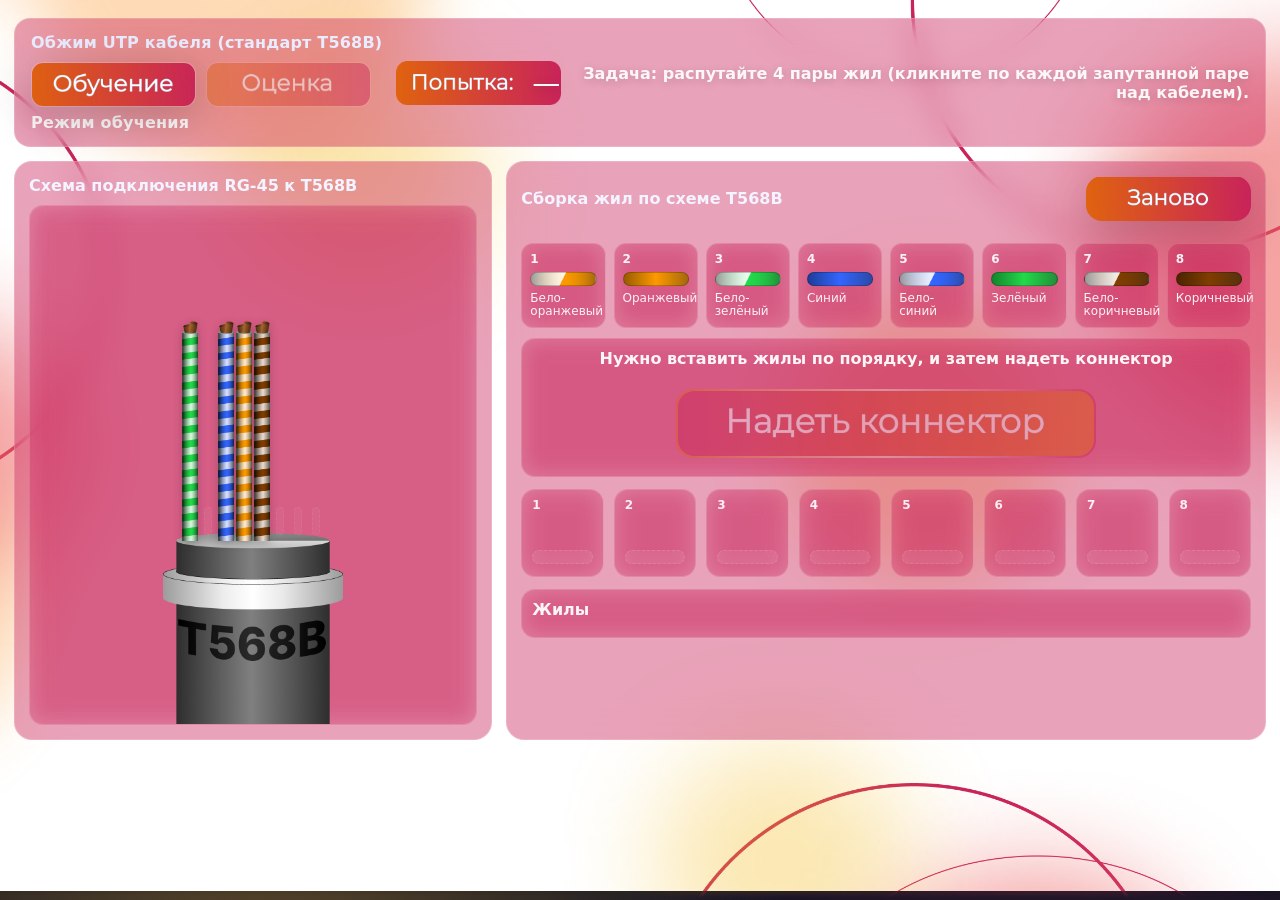
<file: Crimping UTP cable/index.html>
<!doctype html>
<html lang="ru">
  <head>
    <meta charset="utf-8" />
    <meta name="viewport" content="width=device-width, initial-scale=1" />
    <title>Обжим UTP (T568B) — мини-игра</title>
    <link rel="stylesheet" href="./styles.css" />
  </head>
  <body>
    <div id="app" class="app">
      <header class="topbar">
        <div class="topbar__left">
          <div class="title">Обжим UTP кабеля (стандарт Т568В)</div>
          <div class="modeSwitch">
            <button id="btnModeLearn" class="modeBtn modeBtn--learn modeBtn--active" type="button" aria-label="Обучение"></button>
            <button id="btnModeEvaluate" class="modeBtn modeBtn--eval" type="button" aria-label="Оценка" disabled></button>
          </div>
          <div id="modeText" class="subtitle">Режим обучения</div>
        </div>
        <div class="topbar__right">
          <div id="attemptText" class="attemptBadge" aria-label="Попытка">
            <div class="attemptBadge__value">
              <span id="attemptValue">—</span>
            </div>
          </div>
          <div id="statusText" class="status">—</div>
        </div>
      </header>

      <main class="layout">
        <section class="panel panel--cable">
          <div class="panel__title">Схема подключения RG-45 к T568B</div>
          <div class="cableStage" aria-label="кабель и жилы">
            <div class="assembly" id="assembly">
              <div class="assembly__wiresRow" id="assemblyWires" aria-label="жилы из кабеля"></div>
              <img
                id="assemblyConnector"
                class="assembly__connector"
                src="./Connector.png"
                alt="Коннектор RG-45"
                draggable="false"
                hidden
              />
              <div class="assembly__cableBlock">
                <div id="bundle" class="bundle" aria-hidden="true"></div>
                <img class="assembly__cable" src="./Cabel.png" alt="Кабель T568B" draggable="false" />
              </div>
            </div>
          </div>

          <div class="controls"></div>
        </section>

        <section class="panel panel--wire">
          <div class="panelHeader">
            <div class="panel__title">Сборка жил по схеме T568B</div>
            <button
              id="btnResetLearn"
              class="imgBtn imgBtn--restart"
              type="button"
              aria-label="Заново"
              title="Заново"
            ></button>
          </div>

          <div id="legend" class="legend" aria-label="подсказки (обучение)"></div>

          <div class="connectorArea">
            <div id="connectorHintText" class="connectorHint">Нужно вставить жилы по порядку, и затем надеть коннектор</div>
            <button
              id="btnAttach"
              class="imgBtn imgBtn--attach"
              type="button"
              aria-label="Надеть коннектор"
              title="Надеть коннектор"
              disabled
            ></button>
          </div>

          <div id="slots" class="slots" aria-label="места для жил"></div>

          <div class="paletteWrap">
            <div class="paletteTitle">Жилы</div>
            <div id="palette" class="palette palette--grid" aria-label="жилы для перетаскивания"></div>
          </div>

          <div id="failBox" class="failBox" role="alert" hidden>
            <div class="failBox__title">Попытка не зачтена</div>
            <div id="failReason" class="failBox__reason">—</div>
            <div class="failBox__actions">
              <button id="btnRetry" class="imgBtn imgBtn--retry" type="button" aria-label="Повторить попытку" title="Повторить попытку"></button>
              <button id="btnBackToLearn" class="imgBtn imgBtn--return" type="button" aria-label="Вернуться в обучение" title="Вернуться в обучение"></button>
            </div>
          </div>
        </section>
      </main>
    </div>

    <div id="dragLayer" class="dragLayer" aria-hidden="true"></div>
    <script src="./app.js" defer></script>
  </body>
</html>
</file>
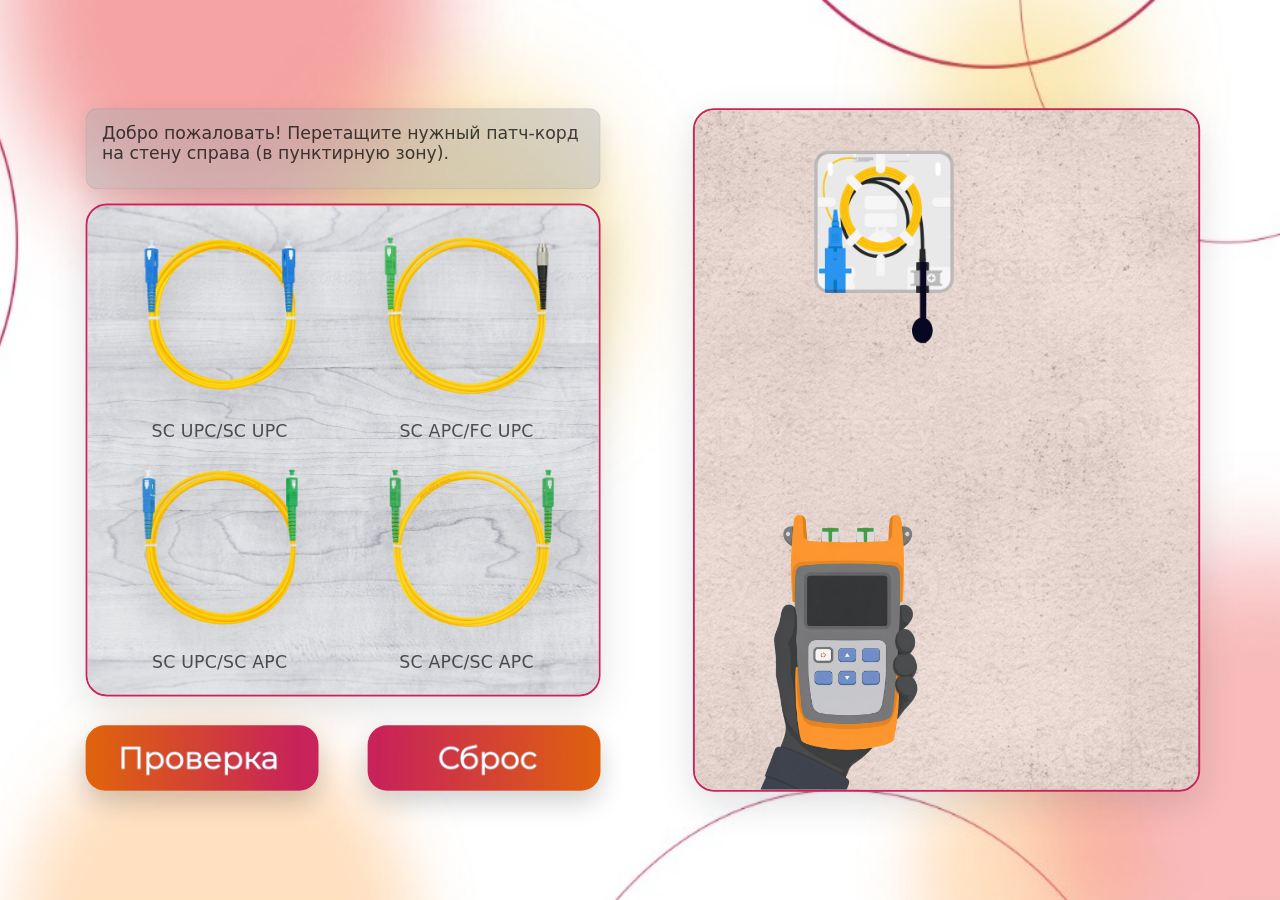
<file: game2/index.html>
<!doctype html>
<html lang="ru">
  <head>
    <meta charset="UTF-8" />
    <meta name="viewport" content="width=device-width, initial-scale=1.0" />
    <title>Оптический тренажёр — прототип</title>
    <link rel="stylesheet" href="./style.css" />
  </head>
  <body>
    <main class="game" aria-label="Браузерная игра-тренажёр">
      <div class="frame" aria-label="Игровое поле 1280 на 800">

        <div class="info" aria-label="Окно сообщений">
          <output class="status" aria-live="polite" aria-atomic="true"></output>
        </div>

        <div class="table" aria-label="Стол">
          <img class="table__img" src="./assets/table.png" alt="" />

          <div class="cord-grid" role="list" aria-label="Варианты патч-кордов">
            <div class="cord-item" role="listitem">
              <button
                class="cord"
                type="button"
                data-cord-id="sc-upc_sc-upc"
                data-label="SC UPC/SC UPC"
                aria-label="Патч-корд SC UPC/SC UPC"
              >
                <img src="./assets/cord_sc-upc_sc-upc.png" alt="" draggable="false" />
              </button>
              <div class="cord-label">SC UPC/SC UPC</div>
            </div>

            <div class="cord-item" role="listitem">
              <button
                class="cord"
                type="button"
                data-cord-id="sc-apc_fc-upc"
                data-label="SC APC/FC UPC"
                aria-label="Патч-корд SC APC/FC UPC"
              >
                <img src="./assets/cord_sc-apc_fc-upc.png" alt="" draggable="false" />
              </button>
              <div class="cord-label">SC APC/FC UPC</div>
            </div>

            <div class="cord-item" role="listitem">
              <button
                class="cord"
                type="button"
                data-cord-id="sc-upc_sc-apc"
                data-label="SC UPC/SC APC"
                aria-label="Патч-корд SC UPC/SC APC"
              >
                <img src="./assets/cord_sc-upc_sc-apc.png" alt="" draggable="false" />
              </button>
              <div class="cord-label">SC UPC/SC APC</div>
            </div>

            <div class="cord-item" role="listitem">
              <button
                class="cord"
                type="button"
                data-cord-id="sc-apc_sc-apc"
                data-label="SC APC/SC APC"
                aria-label="Патч-корд SC APC/SC APC"
              >
                <img src="./assets/cord_sc-apc_sc-apc.png" alt="" draggable="false" />
              </button>
              <div class="cord-label">SC APC/SC APC</div>
            </div>
          </div>
        </div>

        <div class="controls" aria-label="Кнопки управления">
          <button class="ui-btn ui-btn--check" type="button" data-action="check">Проверка</button>
          <button class="ui-btn ui-btn--reset" type="button" data-action="reset">Сброс</button>
        </div>

        <div class="wall" aria-label="Стена">
          <img class="wall__img" src="./assets/wall.png" alt="" />
          <img class="socket" src="./assets/socket.png" alt="Абонентская розетка" />
          <img class="meter" src="./assets/meter.png" alt="Измеритель мощности" />

          <div class="wall__placed" aria-hidden="true"></div>

          <div class="dropzone dropzone--wall" data-zone="wall" aria-label="Зона для патч-корда"></div>
        </div>
      </div>
    </main>

    <script src="./script.js"></script>
  </body>
</html>
</file>
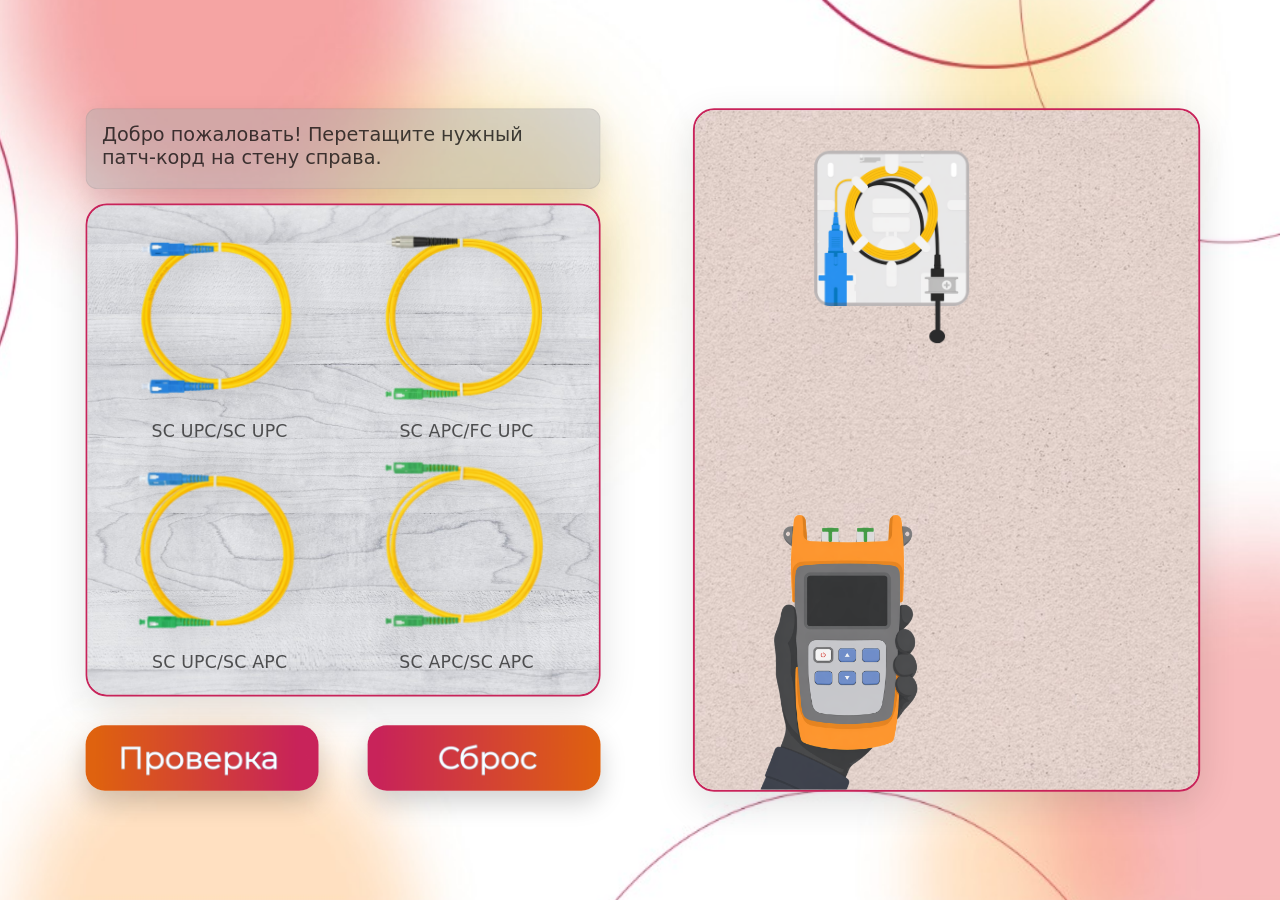
<file: game2/game2/index.html>
<!doctype html>
<html lang="ru">
  <head>
    <meta charset="UTF-8" />
    <meta name="viewport" content="width=device-width, initial-scale=1.0" />
    <title>Подбери патч-корд</title>
    <link rel="stylesheet" href="./style.css" />
  </head>
  <body>
    <main class="game" aria-label="Браузерная игра-тренажёр">
      <div class="frame" aria-label="Игровое поле 1280 на 800">

        <div class="info" aria-label="Окно сообщений">
          <output class="status" aria-live="polite" aria-atomic="true"></output>
        </div>

        <div class="table" aria-label="Стол">
          <div class="table__clip" aria-hidden="true">
            <img class="table__img" src="./assets/table.png" alt="" />
          </div>

          <div class="cord-grid" role="list" aria-label="Варианты патч-кордов">
            <div class="cord-item" role="listitem">
              <button
                class="cord"
                type="button"
                data-cord-id="sc-upc_sc-upc"
                data-label="SC UPC/SC UPC"
                aria-label="Патч-корд SC UPC/SC UPC"
              >
                <img src="./assets/cord_sc-upc_sc-upc.png" alt="" draggable="false" />
              </button>
              <div class="cord-label">SC UPC/SC UPC</div>
            </div>

            <div class="cord-item" role="listitem">
              <button
                class="cord"
                type="button"
                data-cord-id="sc-apc_fc-upc"
                data-label="SC APC/FC UPC"
                aria-label="Патч-корд SC APC/FC UPC"
              >
                <img src="./assets/cord_sc-apc_fc-upc.png" alt="" draggable="false" />
              </button>
              <div class="cord-label">SC APC/FC UPC</div>
            </div>

            <div class="cord-item" role="listitem">
              <button
                class="cord"
                type="button"
                data-cord-id="sc-upc_sc-apc"
                data-label="SC UPC/SC APC"
                aria-label="Патч-корд SC UPC/SC APC"
              >
                <img src="./assets/cord_sc-upc_sc-apc.png" alt="" draggable="false" />
              </button>
              <div class="cord-label">SC UPC/SC APC</div>
            </div>

            <div class="cord-item" role="listitem">
              <button
                class="cord"
                type="button"
                data-cord-id="sc-apc_sc-apc"
                data-label="SC APC/SC APC"
                aria-label="Патч-корд SC APC/SC APC"
              >
                <img src="./assets/cord_sc-apc_sc-apc.png" alt="" draggable="false" />
              </button>
              <div class="cord-label">SC APC/SC APC</div>
            </div>
          </div>
        </div>

        <div class="controls" aria-label="Кнопки управления">
          <button class="ui-btn ui-btn--check" type="button" data-action="check">Проверка</button>
          <button class="ui-btn ui-btn--reset" type="button" data-action="reset">Сброс</button>
        </div>

        <div class="wall" aria-label="Стена">
          <img class="wall__img" src="./assets/wall.png" alt="" />
          <img class="socket" src="./assets/socket.png" alt="Абонентская розетка" />
          <img class="meter" src="./assets/meter.png" alt="Измеритель мощности" />

          <div class="wall__placed" aria-hidden="true"></div>

          <div class="dropzone dropzone--wall" data-zone="wall" aria-label="Зона для патч-корда"></div>
        </div>
      </div>
    </main>

    <script src="./script.js"></script>
  </body>
</html>
</file>
<file: Crimping UTP cable/styles.css>
/* Minimal UI for the UTP crimp mini-game */
:root{
  --bg0:#0f1220;
  --bg1:#151a2e;
  --panel:#1b2140;
  --panel2:#141a33;
  --text:#e9ecff;
  --muted:#aeb4df;
  --danger:#ff4d4d;
  --primary:#7c5cff;
  --success:#18c37e;
  --ghost:#2f3a68;
  --border:rgba(255,255,255,.12);
  --slotEmpty:rgba(255,255,255,.08);
  --glass: rgba(200, 35, 90, .42);
  --glassBorder: rgba(255,255,255,.18);
  --wireCol: 18px;
}

*{ box-sizing:border-box; }
body{
  margin:0;
  font-family: ui-sans-serif, system-ui, -apple-system, Segoe UI, Roboto, Arial, "Noto Sans", "Helvetica Neue", sans-serif;
  background:
    url("./Background.png") center/cover no-repeat fixed,
    radial-gradient(900px 420px at 20% 10%, rgba(242,177,56,.35), transparent 60%),
    radial-gradient(900px 420px at 80% 0%, rgba(220,41,97,.22), transparent 55%),
    linear-gradient(180deg, var(--bg0), var(--bg1));
  color:var(--text);
}

.app{
  max-width: 1320px;
  margin: 18px auto 26px;
  padding: 0 14px;
}

.topbar{
  display:flex;
  align-items:center;
  justify-content:space-between;
  gap: 14px;
  padding: 14px 16px;
  background: var(--glass);
  border: 1px solid var(--glassBorder);
  backdrop-filter: blur(14px);
  -webkit-backdrop-filter: blur(14px);
  border-radius: 16px;
  margin-bottom: 14px;
}
.topbar__left{
  display:flex;
  flex-direction:column;
  gap: 6px;
  flex: 0 1 auto;
  min-width: 0;
}
.title{ font-weight: 800; letter-spacing:.2px; }
.subtitle{ color: rgba(255,255,255,.92); font-size: 16px; font-weight: 850; letter-spacing: .2px; }
.topbar__right{
  display:flex;
  gap: 12px;
  align-items:center;
  justify-content:flex-end;
  flex: 1;
  min-width: 0;
}
.topbar__right .attemptBadge{ flex: 0 0 auto; }
.topbar__right .status{
  flex: 1 1 auto;
  min-width: 0;
  text-align: right;
}

.modeSwitch{
  display:flex;
  gap: 10px;
  align-items:center;
  margin-top: 4px;
}
.modeBtn{
  width: 165px;
  height: 45px;
  border-radius: 12px;
  border: 1px solid rgba(255,255,255,.16);
  background-color: transparent;
  background-repeat: no-repeat;
  background-position: center;
  background-size: 108% 108%;
  background-clip: padding-box;
  cursor:pointer;
  transition: opacity .15s ease, transform .08s ease, filter .15s ease;
}
.modeBtn:active{ transform: translateY(1px); }
.modeBtn:disabled{ opacity:.45; cursor:not-allowed; }
.modeBtn--active{
  opacity: 1;
  filter: drop-shadow(0 10px 22px rgba(0,0,0,.22));
}
.modeBtn:hover:not(:disabled){
  filter: drop-shadow(0 12px 26px rgba(0,0,0,.26));
}

.modeBtn--learn{ background-image: url("./Button_obuch.png"); }
.modeBtn--eval{ background-image: url("./Button_ocenka.png"); }
.attemptBadge{
  width: 165px;
  height: 45px;
  background: url("./Plashka_popitka.png") center/contain no-repeat;
  position: relative;
  flex: 0 0 auto;
}
.attemptBadge__value{
  position:absolute;
  left: 136px;
  top: 50%;
  transform: translateY(-50%);
  font-weight: 400;
  font-size: 28px;
  color: rgba(255,255,255,.98);
  text-shadow: 0 2px 10px rgba(0,0,0,.25);
}
.status{
  color: rgba(255,255,255,.92);
  font-size: 16px;
  font-weight: 850;
  text-shadow: 0 2px 10px rgba(0,0,0,.18);
}

.layout{
  display:grid;
  grid-template-columns: 0.68fr 1.08fr;
  gap: 14px;
}

.panel{
  background: var(--glass);
  border:1px solid var(--glassBorder);
  backdrop-filter: blur(16px);
  -webkit-backdrop-filter: blur(16px);
  border-radius: 18px;
  padding: 14px;
}
.panel__title{
  font-weight: 750;
  margin-bottom: 10px;
  color:#f3f4ff;
}

.panel--cable{
  display: flex;
  flex-direction: column;
  align-items: stretch;
  min-height: 0;
}
.panel--cable > .panel__title{
  flex: 0 0 auto;
}
.panel--cable > .cableStage{
  flex: 1 1 auto;
  min-height: 520px;
}
.panel--cable > .controls{
  flex: 0 0 auto;
}

.panelHeader{
  display:flex;
  align-items:center;
  justify-content:space-between;
  gap: 10px;
  margin-bottom: 10px;
}
.panelHeader .panel__title{ margin-bottom: 0; }

.imgBtn{
  border: none;
  background-color: transparent;
  background-repeat: no-repeat;
  background-position: center;
  background-size: contain;
  cursor: pointer;
  padding: 0;
  transition: transform .08s ease, filter .15s ease, opacity .15s ease;
  filter: drop-shadow(0 10px 22px rgba(0,0,0,.18));
}
.imgBtn:active{ transform: translateY(1px); }
.imgBtn:disabled{ opacity: .45; cursor: not-allowed; filter: none; }
.imgBtn--restart{
  width: 165px;
  height: 45px;
  border-radius: 16px;
  background-image: url("./Button_zanovo.png");
}
.imgBtn--attach{
  width: 100%;
  max-width: 420px;
  height: 86px;
  border-radius: 16px;
  background-image: url("./Button_nadet.png");
  margin-top: 6px;
  align-self: center;
}

.imgBtn--retry{
  width: 100%;
  max-width: 300px;
  height: 86px;
  border-radius: 16px;
  background-image: url("./Button_povtor.png");
}
.imgBtn--return{
  width: 100%;
  max-width: 300px;
  height: 86px;
  border-radius: 16px;
  background-image: url("./Button_vernut.png");
}

.cableStage{
  position: relative;
  border-radius: 14px;
  background: rgba(200, 35, 90, .18);
  border:1px solid rgba(255,255,255,.16);
  backdrop-filter: blur(12px);
  -webkit-backdrop-filter: blur(12px);
  overflow: visible;
  min-height: 520px;
  display:flex;
  flex-direction:column;
  align-items:stretch;
  justify-content: flex-end;
}

.assembly{
  display:flex;
  flex-direction:column;
  flex: 0 1 auto;
  min-height: 380px;
  position: relative;
  padding-top: 12px;
  padding-bottom: 0px;
}
.assembly__wiresRow{
  flex:1;
  display:grid;
  grid-template-columns: repeat(8, var(--wireCol));
  gap: 0;
  align-items: end;
  padding: 10px 10px 0;
  margin-top: 18px; /* чуть опускаем жилы, чтобы не “парили” по краям */
  min-height: 150px;
  position: relative;
  width: fit-content;
  margin: 0 auto;
  z-index: 3;
}
.assembly__wiresRow > .assemblyCol{
  margin: 0 -6px; /* сильнее “сжимаем” колонки, чтобы жилы касались */
}
.assemblyCol{
  display:flex;
  flex-direction: column;
  justify-content: flex-end;
  align-items: center;
  min-height: 120px;
  padding: 0;
}
.assemblyWireImg{
  width: 100%;
  height: auto;
  max-height: min(36vh, 220px);
  object-fit: contain;
  object-position: bottom center;
  display: block;
  filter: drop-shadow(0 2px 4px rgba(0,0,0,.2));
  animation: assemblyWirePop 0.45s ease-out both;
}
@keyframes assemblyWirePop{
  from { transform: translateY(14px); opacity: 0; }
  to { transform: translateY(0); opacity: 1; }
}
.assemblyGhost{
  width: 8px;
  height: 28px;
  border-radius: 4px;
  background: rgba(255,255,255,.07);
  border: 1px dashed rgba(255,255,255,.12);
  margin-bottom: 6px;
  opacity: .55;
}
.assembly__connector{
  position: absolute;
  left: 50%;
  bottom: 140px;
  width: min(220px, 54%);
  height: auto;
  transform: translateX(-50%) translateY(-85%); /* меньше «падает» */
  opacity: 0;
  transition: transform 0.75s cubic-bezier(0.22, 1, 0.36, 1), opacity 0.4s ease;
  pointer-events: none;
  z-index: 5;
  display: block;
}
.assembly__connector--on{
  transform: translateX(-50%) translateY(0);
  opacity: 1;
}
.assembly__cableBlock{
  position: relative;
  flex-shrink: 0;
  padding-top: 0;
  margin-top: -8px; /* чтобы низ жил касался кабеля */
  z-index: 1;
}
.assembly__cable{
  width: 100%;
  max-width: 180px;
  margin: 0 auto;
  display: block;
  height: auto;
  user-select: none;
  pointer-events: none;
}

.bundle{
  position:absolute;
  left: 50%;
  bottom: 40px;
  transform: translateX(-50%);
  width: 70%;
  height: 92px;
  display:flex;
  align-items:flex-end;
  justify-content:space-between;
  padding: 12px 10px 8px;
  gap: 6px;
  pointer-events:none;
}
.bundle__peg{
  width: 8px;
  border-radius: 10px;
  height: 100%;
  opacity:.95;
  border: 1px solid rgba(0,0,0,.22);
}

.palette{
  position: static;
  width: 100%;
  padding: 0;
}

.paletteWrap{
  margin-top: 12px;
  background: rgba(200, 35, 90, .22);
  border: 1px solid rgba(255,255,255,.16);
  border-radius: 14px;
  backdrop-filter: blur(12px);
  -webkit-backdrop-filter: blur(12px);
  padding: 10px;
}
.paletteTitle{
  font-weight: 600;
  font-size: 16px;
  color: rgba(255,255,255,.94);
  margin-bottom: 8px;
}
.palette--grid{
  display:grid;
  grid-template-columns: repeat(4, minmax(0, 1fr));
  gap: 10px;
  align-items:start;
}

.wire{
  width: 100%;
  height: 56px;
  border-radius: 10px;
  border: 1px solid rgba(255,255,255,.18);
  box-shadow: 0 10px 30px rgba(0,0,0,.25);
  cursor: grab;
  display:flex;
  align-items:center;
  justify-content:center;
  user-select:none;
  position:relative;
  background-color: rgba(0,0,0,.12);
}
.wire:active{ cursor:grabbing; transform: translateY(1px); }
.wire__label{
  position:absolute;
  left: 8px;
  right: 8px;
  bottom: 6px;
  transform: none;
  font-size: 12px;
  font-weight: 550;
  color: rgba(255,255,255,.92);
  white-space:nowrap;
  overflow:hidden;
  text-overflow: ellipsis;
  opacity: 1;
}
.wire__label--tiny{
  font-size: 10px;
  font-weight: 550;
  color: rgba(255,255,255,.78);
}

.controls{ display:none; }

.btn{
  border-radius: 12px;
  border: 1px solid rgba(255,255,255,.18);
  padding: 10px 12px;
  background: rgba(200, 35, 90, .18);
  backdrop-filter: blur(10px);
  -webkit-backdrop-filter: blur(10px);
  color: var(--text);
  font-weight: 750;
  cursor:pointer;
  transition: transform .08s ease, background .15s ease, border-color .15s ease, opacity .15s ease;
}
.btn:disabled{
  opacity:.45;
  cursor:not-allowed;
}
.btn:active{ transform: translateY(1px); }
.btn--primary{
  border-color: rgba(242,177,56,.45);
  background: rgba(242,177,56,.20);
}
.btn--ghost{
  background: rgba(255,255,255,.02);
}
.btn--success{
  border-color: rgba(242,177,56,.55);
  background: rgba(242,177,56,.18);
}

.panel--wire .panel__title{ margin-bottom: 0; }
.panel--wire .panelHeader{
  margin-bottom: 22px;
}

.legend{
  display:grid;
  grid-template-columns: repeat(8, minmax(0, 1fr));
  gap: 8px;
  margin-bottom: 10px;
}
.legendItem{
  background: rgba(200, 35, 90, .26);
  border: 1px solid rgba(255,255,255,.16);
  backdrop-filter: blur(12px);
  -webkit-backdrop-filter: blur(12px);
  border-radius: 12px;
  padding: 8px 8px 9px;
}
.legendItem__num{
  font-weight: 900;
  font-size: 12px;
  margin-bottom: 6px;
  color: rgba(255,255,255,.92);
}
.legendItem__bar{
  height: 14px;
  border-radius: 10px;
  border: 1px solid rgba(0,0,0,.22);
}
.legendItem__name{
  margin-top: 6px;
  font-size: 12px;
  font-weight: 500;
  color: rgba(255,255,255,.92);
  line-height: 1.1;
  min-height: 22px;
}

.connectorArea{
  position: relative;
  background: rgba(200, 35, 90, .26);
  border: 1px solid rgba(255,255,255,.16);
  backdrop-filter: blur(12px);
  -webkit-backdrop-filter: blur(12px);
  border-radius: 14px;
  padding: 10px;
  min-height: 118px;
  display: flex;
  flex-direction: column;
  align-items: center;
}
.connectorHint{
  color: rgba(255,255,255,.94);
  font-size: 16px;
  font-weight: 650;
  margin-bottom: 6px;
  width: 100%;
  text-align: center;
}
.connectorWrap{
  display:flex;
  justify-content:center;
}
.connectorImg{
  width: 190px;
  height: auto;
  opacity: .95;
  transition: transform .35s ease, opacity .35s ease;
}
.connectorArea--attached .connectorImg{
  transform: translateY(2px) scale(.98);
  opacity: 1;
}

.slots{
  margin-top: 12px;
  display:grid;
  grid-template-columns: repeat(8, minmax(0, 1fr));
  gap: 10px;
  align-items:stretch;
}
.slot{
  min-height: 88px;
  border-radius: 14px;
  border: 1px solid rgba(255,255,255,.16);
  background: rgba(200, 35, 90, .22);
  backdrop-filter: blur(12px);
  -webkit-backdrop-filter: blur(12px);
  position:relative;
  overflow:hidden;
  transition: border-color .15s ease, transform .1s ease, background .15s ease;
}
.slot__num{
  position:absolute;
  top: 8px;
  left: 10px;
  font-weight: 900;
  font-size: 12px;
  color: rgba(255,255,255,.9);
}
.slot__empty{
  position:absolute;
  left: 10px;
  right: 10px;
  bottom: 12px;
  height: 14px;
  border-radius: 10px;
  background: var(--slotEmpty);
  border: 1px dashed rgba(255,255,255,.12);
}
.slot__filled{
  position:absolute;
  left: 10px;
  right: 10px;
  top: 30px;
  height: 52px;
  border-radius: 12px;
  border: 1px solid rgba(0,0,0,.25);
  box-shadow: 0 12px 40px rgba(0,0,0,.22);
}
.slot--hintCorrect{
  border-color: rgba(24,195,126,.55);
  background: rgba(24,195,126,.08);
}
.slot--error{
  border-color: rgba(255,77,77,.65);
  animation: slotShake .28s ease-in-out 0s 2;
}
@keyframes slotShake{
  0%{ transform: translateX(0); }
  25%{ transform: translateX(-3px); }
  50%{ transform: translateX(3px); }
  75%{ transform: translateX(-2px); }
  100%{ transform: translateX(0); }
}

.dragLayer{
  position: fixed;
  left: 0;
  top: 0;
  width: 1px;
  height: 1px;
  pointer-events:none;
  z-index: 9999;
}
.dragLayer .dragClone{
  position: fixed;
  width: 54px;
  height: 34px;
  border-radius: 10px;
  border: 1px solid rgba(255,255,255,.18);
  box-shadow: 0 16px 60px rgba(0,0,0,.35);
  transform: none;
}

.failBox{
  margin-top: 12px;
  border-radius: 16px;
  border: 1px solid rgba(255,77,77,.35);
  background: rgba(255,77,77,.08);
  padding: 12px;
}
.failBox__title{
  font-weight: 900;
  margin-bottom: 6px;
}
.failBox__reason{
  color: rgba(255,255,255,.92);
  font-weight: 650;
  margin-bottom: 10px;
}
.failBox__actions{
  display:flex;
  gap: 10px;
  flex-wrap:wrap;
  justify-content: center;
}

@media (max-width: 980px){
  .layout{ grid-template-columns: 1fr; }
  .cableStage{ min-height: 520px; }
  .slots{ grid-template-columns: repeat(4, minmax(0, 1fr)); }
}

@media (max-width: 480px){
  :root{ --wireCol: 16px; }
}
</file>
<file: game2/style.css>
:root{
  --bg: #ffffff;
  --text: #1a1a1a;
  --shadow: 0 12px 40px rgba(0,0,0,.12);
  --panel-radius: 28px;
  --outline: rgba(120,120,120,.55);
  --accent: #e23b6e;
}

*{ box-sizing:border-box; }
html,body{ height:100%; }
body{
  margin:0;
  font-family: ui-sans-serif, system-ui, -apple-system, Segoe UI, Roboto, Arial, "Noto Sans", "Liberation Sans", sans-serif;
  color: var(--text);
  background:
    url("./assets/bg.png") center/cover no-repeat fixed,
    var(--bg);
  overflow-y: auto;
}

/* crop any baked-in black borders */
body{
  background-size: 105% 105%;
}

.sr-only{
  position:absolute;
  width:1px;
  height:1px;
  padding:0;
  margin:-1px;
  overflow:hidden;
  clip:rect(0,0,0,0);
  white-space:nowrap;
  border:0;
}

.game{
  min-height:100vh;
  display:flex;
  align-items:center;
  justify-content:center;
  padding: 24px;
}

.frame{
  width: 1280px;
  height: 800px;
  position: absolute;
  left: 50%;
  top: 50%;
  transform: translate(-50%, -50%) scale(var(--frame-scale, 1));
  transform-origin: center;
  overflow: hidden;
  border-radius: 0;
  box-shadow: none;
  background: transparent;
}

/* container to allow page scroll if needed */
.game{ position: relative; }

.info{
  position:absolute;
  left: 64px; /* 2704-2640 */
  top: 45px; /* 2362-2317 */
  width: 535px;
  height: 84px;
  border-radius: 12px;
  background: rgba(170, 170, 170, .45);
  box-shadow: 0 10px 26px rgba(0,0,0,.10);
  border: 1px solid rgba(0,0,0,.06);
  padding: 14px 16px;
}

.info .status{
  position: static;
  min-height: unset;
  font-size: 18px;
  color: rgba(0,0,0,.72);
}

.cord{
  position: static;
  border: 0;
  background: transparent;
  padding: 0;
  cursor: grab;
  display:flex;
  align-items:center;
  justify-content:center;
  user-select:none;
  touch-action:none;
  width: 100%;
  height: 100%;
}
.cord:active{ cursor:grabbing; }
.cord img{
  max-width: 100%;
  max-height: 100%;
  display:block;
  filter: drop-shadow(0 10px 18px rgba(0,0,0,.18));
  pointer-events:none;
  user-select:none;
}

.table{
  position:absolute;
  left: 64px; /* 2704-2640 */
  top: 144px; /* 2461-2317 */
  width: 535px;
  height: 512px;
  border: 2px solid #C8235A;
  border-radius: 22px;
  overflow:hidden;
  box-shadow: var(--shadow);
}
.table__img{
  position:absolute;
  inset:0;
  width:100%;
  height:100%;
  object-fit: cover;
  pointer-events:none;
  user-select:none;
}

.cord-grid{
  position:absolute;
  inset: 22px;
  display:grid;
  grid-template-columns: 1fr 1fr;
  grid-template-rows: 1fr 1fr;
  gap: 18px 26px;
}

.cord-item{
  display:flex;
  flex-direction:column;
  align-items:center;
  justify-content:flex-start;
  gap: 12px;
}

.cord-item .cord{
  flex: 1 1 auto;
  max-height: 190px;
}

.cord-label{
  font-size: 18px;
  line-height: 1.1;
  color: rgba(0,0,0,.65);
  letter-spacing: .2px;
}

.controls{
  position:absolute;
  left: 64px;
  top: 686px;
  width: 535px;
  display:grid;
  grid-template-columns: 1fr 1fr;
  gap: 51px; /* 2997-2704 - 242 */
  align-items:center;
}

.ui-btn{
  border:0;
  width: 242px;
  height: 68px;
  border-radius: 20px;
  color: transparent;
  font-weight: 700;
  letter-spacing: .2px;
  cursor:pointer;
  user-select:none;
  background: center/100% 100% no-repeat;
  box-shadow: 0 12px 26px rgba(0,0,0,.18);
}

.ui-btn--check{ background-image: url("./assets/btn_check.png"); }
.ui-btn--reset{ background-image: url("./assets/btn_reset.png"); }
.ui-btn--check:hover{ background-image: url("./assets/btn_check_hover.png"); }
.ui-btn--reset:hover{ background-image: url("./assets/btn_reset_hover.png"); }

.ui-btn:focus-visible{
  outline: 3px solid rgba(0,0,0,.65);
  outline-offset: 3px;
}
.ui-btn:active{ transform: translateY(1px); }

/* Wall */
.wall{
  position:absolute;
  left: 695px; /* 3335-2640 */
  top: 45px; /* 2362-2317 */
  width: 527px;
  height: 710px;
  border: 2px solid #C8235A;
  border-radius: 22px;
  overflow:hidden;
  box-shadow: var(--shadow);
}
.wall__img{
  position:absolute;
  inset:0;
  width:100%;
  height:100%;
  object-fit: cover;
  pointer-events:none;
  user-select:none;
}
.socket{
  position:absolute;
  left: 124px; /* 3459-3335 */
  top: 42px; /* 2404-2362 */
  width: 210px;
  height: auto;
  max-height: 200px;
  object-fit: contain;
  object-position: left top;
  pointer-events:none;
  user-select:none;
}
.meter{
  position:absolute;
  left: 40px;
  right: auto;
  bottom: 0;
  top: auto;
  width: auto;
  height: min(300px, 42%);
  max-width: calc(100% - 48px);
  object-fit: contain;
  object-position: left bottom;
  pointer-events:none;
  user-select:none;
}
.wall__placed{
  position:absolute;
  inset:0;
  pointer-events:none;
}

.placed-cord{
  position:absolute;
  transform: translate(-50%, -50%);
  pointer-events:none;
  width: 220px;
  height: 180px;
  display:flex;
  align-items:center;
  justify-content:center;
}
.placed-cord img{
  max-width:100%;
  max-height:100%;
  filter: drop-shadow(0 18px 26px rgba(0,0,0,.20));
}

/* Drag visual */
.drag-ghost{
  position: fixed;
  left:0;
  top:0;
  width: 220px;
  height: 160px;
  transform: translate(-9999px, -9999px);
  pointer-events:none;
  z-index: 9999;
  display:flex;
  align-items:center;
  justify-content:center;
}
.drag-ghost img{
  max-width:100%;
  max-height:100%;
  filter: drop-shadow(0 18px 30px rgba(0,0,0,.22));
}

.cord.is-placed{
  cursor: default;
}

/* Dropzone: positioned to the right side of wall, not overlapping socket/meter */
.dropzone{
  position:absolute;
  left: 250px;
  top: 220px;
  width: 240px;
  height: 240px;
  border-radius: 10px;
  opacity: 1;
  background: transparent;
  pointer-events: none;
}

/* show frame only while dragging */
body.is-dragging .dropzone{
  background: rgba(150,150,150,.06);
  border: 8px solid transparent;
  border-image: url("data:image/svg+xml,%3Csvg xmlns='http://www.w3.org/2000/svg' width='64' height='64' viewBox='0 0 64 64'%3E%3Crect x='6' y='6' width='52' height='52' rx='8' ry='8' fill='none' stroke='rgba(120,120,120,0.75)' stroke-width='8' stroke-dasharray='18 18'/%3E%3C/svg%3E") 16 round;
}

body.is-dragging .dropzone.is-hot{
  background: rgba(130,130,130,.10);
}
</file>
<file: game2/game2/style.css>
:root{
  --bg: #ffffff;
  --text: #1a1a1a;
  --shadow: 0 12px 40px rgba(0,0,0,.12);
  --panel-radius: 28px;
  --outline: rgba(120,120,120,.55);
  --accent: #e23b6e;
}

*{ box-sizing:border-box; }
html,body{ height:100%; }
body{
  margin:0;
  font-family: ui-sans-serif, system-ui, -apple-system, Segoe UI, Roboto, Arial, "Noto Sans", "Liberation Sans", sans-serif;
  color: var(--text);
  background:
    url("./assets/bg.png") center/cover no-repeat fixed,
    var(--bg);
  overflow-y: auto;
}

/* crop any baked-in black borders */
body{
  background-size: 105% 105%;
}

.sr-only{
  position:absolute;
  width:1px;
  height:1px;
  padding:0;
  margin:-1px;
  overflow:hidden;
  clip:rect(0,0,0,0);
  white-space:nowrap;
  border:0;
}

.game{
  min-height:100vh;
  display:flex;
  align-items:center;
  justify-content:center;
  padding: 24px;
}

.frame{
  width: 1280px;
  height: 800px;
  position: absolute;
  left: 50%;
  top: 50%;
  transform: translate(-50%, -50%) scale(var(--frame-scale, 1));
  transform-origin: center;
  overflow: hidden;
  border-radius: 0;
  box-shadow: none;
  background: transparent;
}

/* container to allow page scroll if needed */
.game{ position: relative; }

.info{
  position:absolute;
  left: 64px; /* 2704-2640 */
  top: 45px; /* 2362-2317 */
  width: 535px;
  height: 84px;
  border-radius: 12px;
  background: rgba(170, 170, 170, .45);
  box-shadow: 0 10px 26px rgba(0,0,0,.10);
  border: 1px solid rgba(0,0,0,.06);
  padding: 14px 16px;
}

.info .status{
  position: static;
  min-height: unset;
  font-size: 20px;
  color: rgba(0,0,0,.72);
}

.cord{
  position: static;
  border: 0;
  background: transparent;
  padding: 0;
  cursor: grab;
  display:flex;
  align-items:center;
  justify-content:center;
  user-select:none;
  touch-action:none;
  width: 100%;
  height: 100%;
}
.cord:active{ cursor:grabbing; }
.cord img{
  max-width: 100%;
  max-height: 100%;
  display:block;
  filter: drop-shadow(0 10px 18px rgba(0,0,0,.18));
  pointer-events:none;
  user-select:none;
  transform-origin: center center;
}

/* Поворот на 90° против часовой (влево): все, кроме SC UPC/SC APC */
.cord[data-cord-id="sc-upc_sc-upc"] img,
.cord[data-cord-id="sc-apc_fc-upc"] img,
.cord[data-cord-id="sc-apc_sc-apc"] img{
  transform: rotate(-90deg);
}

/* SC UPC/SC APC: отражение по горизонтали, затем тот же поворот */
.cord[data-cord-id="sc-upc_sc-apc"] img{
  transform: rotate(-90deg) scaleX(-1);
}

.table{
  position:absolute;
  left: 64px; /* 2704-2640 */
  top: 144px; /* 2461-2317 */
  width: 535px;
  height: 512px;
  border: 2px solid #C8235A;
  border-radius: 22px;
  overflow: visible;
  box-shadow: var(--shadow);
  background: #e9e6e2;
}

/* Фон стола отдельно обрезаем по скруглению (у .table overflow:visible для патч-кордов) */
.table__clip{
  position:absolute;
  inset: 0;
  border-radius: 20px;
  overflow: hidden;
  z-index: 0;
  pointer-events: none;
}
.table__img{
  position:absolute;
  inset: 0;
  width: 100%;
  height: 100%;
  object-fit: cover;
  object-position: center;
  transform: scale(1.045);
  transform-origin: center;
  pointer-events:none;
  user-select:none;
}

.cord-grid{
  position:absolute;
  inset: 22px;
  z-index: 1;
  display:grid;
  grid-template-columns: 1fr 1fr;
  grid-template-rows: 1fr 1fr;
  gap: 18px 26px;
}

.cord-item{
  display:flex;
  flex-direction:column;
  align-items:center;
  justify-content:flex-start;
  gap: 12px;
}

.cord-item .cord{
  flex: 1 1 auto;
  max-height: 190px;
}

.cord-label{
  font-size: 18px;
  line-height: 1.1;
  color: rgba(0,0,0,.65);
  letter-spacing: .2px;
}

.controls{
  position:absolute;
  left: 64px;
  top: 686px;
  width: 535px;
  display:grid;
  grid-template-columns: 1fr 1fr;
  gap: 51px; /* 2997-2704 - 242 */
  align-items:center;
}

.ui-btn{
  border:0;
  width: 242px;
  height: 68px;
  border-radius: 20px;
  color: transparent;
  font-weight: 700;
  letter-spacing: .2px;
  cursor:pointer;
  user-select:none;
  background: center/100% 100% no-repeat;
  box-shadow: 0 12px 26px rgba(0,0,0,.18);
}

.ui-btn--check{ background-image: url("./assets/btn_check.png"); }
.ui-btn--reset{ background-image: url("./assets/btn_reset.png"); }
.ui-btn--check:hover{ background-image: url("./assets/btn_check_hover.png"); }
.ui-btn--reset:hover{ background-image: url("./assets/btn_reset_hover.png"); }

.ui-btn:focus-visible{
  outline: 3px solid rgba(0,0,0,.65);
  outline-offset: 3px;
}
.ui-btn:active{ transform: translateY(1px); }

/* Wall */
.wall{
  position:absolute;
  left: 695px; /* 3335-2640 */
  top: 45px; /* 2362-2317 */
  width: 527px;
  height: 710px;
  border: 2px solid #C8235A;
  border-radius: 22px;
  overflow:hidden;
  box-shadow: var(--shadow);
}
.wall__img{
  position:absolute;
  inset:0;
  width:100%;
  height:100%;
  object-fit: cover;
  pointer-events:none;
  user-select:none;
}
.socket{
  position:absolute;
  left: 124px; /* 3459-3335 */
  top: 42px; /* 2404-2362 */
  width: 210px;
  height: auto;
  max-height: 200px;
  object-fit: contain;
  object-position: left top;
  pointer-events:none;
  user-select:none;
}
.meter{
  position:absolute;
  left: 40px;
  right: auto;
  bottom: 0;
  top: auto;
  width: auto;
  height: min(300px, 42%);
  max-width: calc(100% - 48px);
  object-fit: contain;
  object-position: left bottom;
  pointer-events:none;
  user-select:none;
}
.wall__placed{
  position:absolute;
  inset:0;
  pointer-events:none;
}

.placed-cord{
  position:absolute;
  transform: translate(-50%, -50%);
  pointer-events:none;
  width: 220px;
  height: 180px;
  display:flex;
  align-items:center;
  justify-content:center;
}
.placed-cord img{
  max-width:100%;
  max-height:100%;
  filter: drop-shadow(0 18px 26px rgba(0,0,0,.20));
  transform-origin: center center;
}

.placed-cord[data-placed-cord-id="sc-upc_sc-upc"] img,
.placed-cord[data-placed-cord-id="sc-apc_fc-upc"] img,
.placed-cord[data-placed-cord-id="sc-apc_sc-apc"] img{
  transform: rotate(-90deg);
}

.placed-cord[data-placed-cord-id="sc-upc_sc-apc"] img{
  transform: rotate(-90deg) scaleX(-1);
}

/* Drag visual */
.drag-ghost{
  position: fixed;
  left:0;
  top:0;
  width: 220px;
  height: 160px;
  transform: translate(-9999px, -9999px);
  pointer-events:none;
  z-index: 9999;
  display:flex;
  align-items:center;
  justify-content:center;
}
.drag-ghost img{
  max-width:100%;
  max-height:100%;
  filter: drop-shadow(0 18px 30px rgba(0,0,0,.22));
  transform-origin: center center;
}

.drag-ghost[data-cord-id="sc-upc_sc-upc"] img,
.drag-ghost[data-cord-id="sc-apc_fc-upc"] img,
.drag-ghost[data-cord-id="sc-apc_sc-apc"] img{
  transform: rotate(-90deg);
}

.drag-ghost[data-cord-id="sc-upc_sc-apc"] img{
  transform: rotate(-90deg) scaleX(-1);
}

.cord.is-placed{
  cursor: default;
}

/* Dropzone: positioned to the right side of wall, not overlapping socket/meter */
.dropzone{
  position:absolute;
  /* квадрат чуть больше визуала патч-корда, меньше прежних 240×240; центр как раньше */
  left: 270px;
  top: 240px;
  width: 200px;
  height: 200px;
  border-radius: 10px;
  opacity: 1;
  background: transparent;
  pointer-events: none;
}

/* show frame only while dragging */
body.is-dragging .dropzone{
  background: rgba(150,150,150,.06);
  border: 8px solid transparent;
  border-image: url("data:image/svg+xml,%3Csvg xmlns='http://www.w3.org/2000/svg' width='64' height='64' viewBox='0 0 64 64'%3E%3Crect x='6' y='6' width='52' height='52' rx='8' ry='8' fill='none' stroke='rgba(120,120,120,0.75)' stroke-width='8' stroke-dasharray='18 18'/%3E%3C/svg%3E") 16 round;
}

body.is-dragging .dropzone.is-hot{
  background: rgba(130,130,130,.10);
}
</file>
